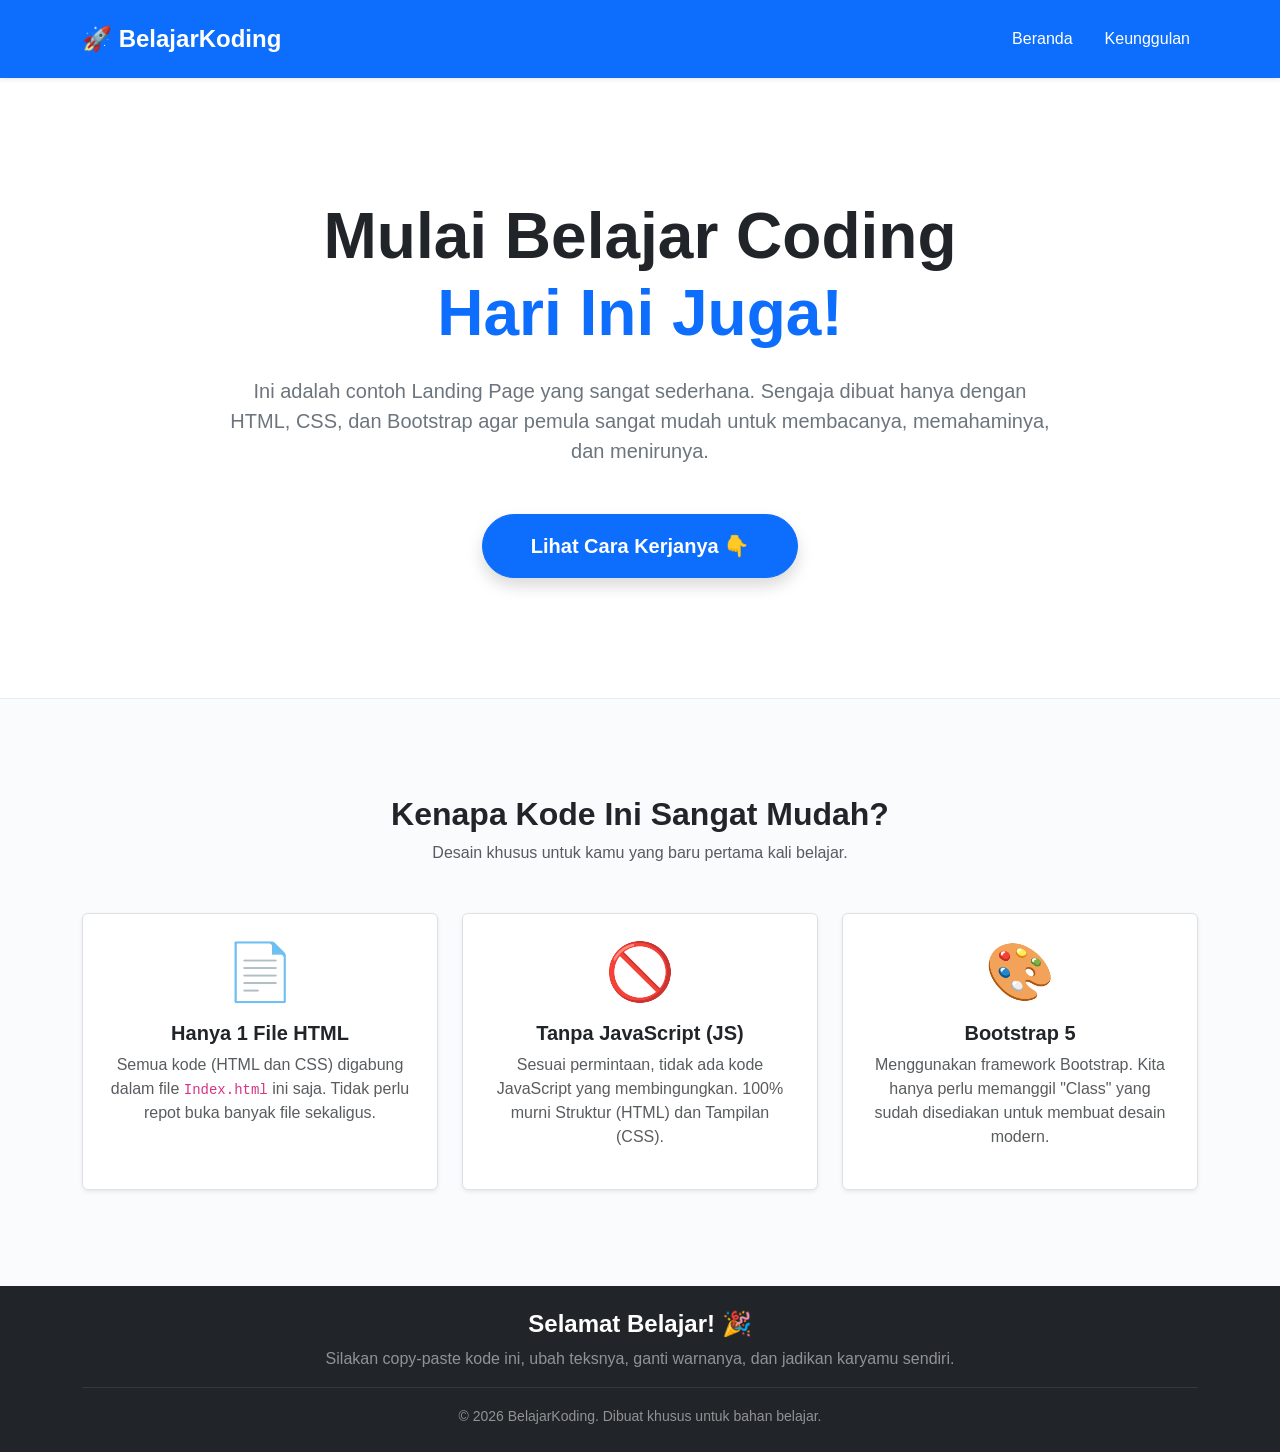
<file: WEB_LANDING_PAGE/Index.html>
<!doctype html>
<html lang="id">
  <head>
    <!-- Pengaturan dasar dokumen HTML -->
    <meta charset="UTF-8" />
    <!-- Membuat website responsif (bagus di HP maupun Laptop) -->
    <meta name="viewport" content="width=device-width, initial-scale=1.0" />
    <!-- Judul yang muncul di tab browser -->
    <title>Landing Page Belajar Coding</title>

    <!-- MEMASUKKAN BOOTSTRAP CSS (Dari Internet/CDN) -->
    <!-- Bootstrap membantu membuat tampilan rapi dan modern secara instan -->
    <link
      href="https://cdn.jsdelivr.net/npm/bootstrap@5.3.3/dist/css/bootstrap.min.css"
      rel="stylesheet"
    />

    <!-- CSS TAMBAHAN (Internal CSS) -->
    <!-- Kita menaruh CSS khusus di sini agar tetap dalam 1 file -->
    <style>
      /* Mengubah font bawaan menjadi font sans-serif agar terlihat lebih bersih */
      body {
        font-family: "Segoe UI", Tahoma, Geneva, Verdana, sans-serif;
        background-color: #f9fbfd; /* Warna latar belakang abu-abu sangat muda */
      }

      /* Desain khusus untuk bagian Hero (Bagian Utama/Atas) */
      .hero-section {
        background-color: #ffffff;
        padding: 120px 0; /* Memberi jarak kosong atas dan bawah */
        border-bottom: 1px solid #e9ecef; /* Garis tipis di bagian bawah */
      }

      /* Efek melayang (hover) pada kotak fitur saat disentuh mouse */
      .fitur-box:hover {
        transform: translateY(-5px); /* Mengangkat kotak sedikit ke atas */
        transition: 0.3s ease-in-out; /* Animasi perpindahan yang halus */
        box-shadow: 0 10px 20px rgba(0, 0, 0, 0.1); /* Menambahkan bayangan */
      }
    </style>
  </head>
  <body>
    <!-- ============================================== -->
    <!-- BAGIAN 1: NAVBAR (Menu Navigasi di bagian atas)-->
    <!-- ============================================== -->
    <!-- navbar-dark & bg-primary: Membuat navbar berwarna biru terang (warna utama Bootstrap) -->
    <nav class="navbar navbar-expand-lg navbar-dark bg-primary py-3 shadow-sm">
      <div class="container">
        <!-- Nama/Logo Website -->
        <a class="navbar-brand fw-bold fs-4" href="#">🚀 BelajarKoding</a>

        <!-- Daftar Menu -->
        <!-- Catatan: Karena kita tidak pakai JavaScript, tombol hamburger menu (untuk versi HP) tidak akan bisa diklik. 
                 Maka dari itu, menu akan selalu tampil secara otomatis (dibuat sederhana untuk belajar) -->
        <ul class="navbar-nav ms-auto d-flex flex-row gap-3">
          <li class="nav-item">
            <a class="nav-link text-white" href="#beranda">Beranda</a>
          </li>
          <li class="nav-item">
            <a class="nav-link text-white" href="#fitur">Keunggulan</a>
          </li>
        </ul>
      </div>
    </nav>

    <!-- ============================================== -->
    <!-- BAGIAN 2: HERO SECTION (Bagian Utama/Sambutan) -->
    <!-- ============================================== -->
    <!-- text-center: Membuat teks rata tengah -->
    <header id="beranda" class="hero-section text-center">
      <div class="container">
        <h1 class="display-3 fw-bold text-dark mb-4">
          Mulai Belajar Coding <br />
          <span class="text-primary">Hari Ini Juga!</span>
        </h1>
        <p class="lead text-secondary mb-5 w-75 mx-auto">
          Ini adalah contoh Landing Page yang sangat sederhana. Sengaja dibuat
          hanya dengan HTML, CSS, dan Bootstrap agar pemula sangat mudah untuk
          membacanya, memahaminya, dan menirunya.
        </p>
        <!-- Tombol panggilan aksi (Call to Action) -->
        <a
          href="#fitur"
          class="btn btn-primary btn-lg px-5 py-3 rounded-pill fw-bold shadow"
        >
          Lihat Cara Kerjanya 👇
        </a>
      </div>
    </header>

    <!-- ============================================== -->
    <!-- BAGIAN 3: FITUR (Penjelasan Mengapa Website Ini Mudah) -->
    <!-- ============================================== -->
    <!-- my-5: Memberikan jarak (margin) sumbu Y (atas-bawah) sebesar ukuran ke-5 Bootstrap -->
    <section id="fitur" class="container my-5 py-5">
      <!-- Judul Bagian Fitur -->
      <div class="text-center mb-5">
        <h2 class="fw-bold">Kenapa Kode Ini Sangat Mudah?</h2>
        <p class="text-muted">
          Desain khusus untuk kamu yang baru pertama kali belajar.
        </p>
      </div>

      <!-- Membuat baris (row) dengan 3 kolom (col) -->
      <div class="row g-4 text-center">
        <!-- Kolom 1 -->
        <div class="col-md-4">
          <!-- p-4: Padding (jarak ke dalam); bg-white: Latar putih; rounded: Sudut melengkung -->
          <div class="p-4 bg-white border rounded shadow-sm fitur-box h-100">
            <div class="display-4 mb-3">📄</div>
            <h3 class="h5 fw-bold">Hanya 1 File HTML</h3>
            <p class="text-muted">
              Semua kode (HTML dan CSS) digabung dalam file
              <code>Index.html</code> ini saja. Tidak perlu repot buka banyak
              file sekaligus.
            </p>
          </div>
        </div>

        <!-- Kolom 2 -->
        <div class="col-md-4">
          <!-- Kolom ini berisi penjelasan tentang tidak adanya JS -->
          <div class="p-4 bg-white border rounded shadow-sm fitur-box h-100">
            <div class="display-4 mb-3">🚫</div>
            <h3 class="h5 fw-bold">Tanpa JavaScript (JS)</h3>
            <p class="text-muted">
              Sesuai permintaan, tidak ada kode JavaScript yang membingungkan.
              100% murni Struktur (HTML) dan Tampilan (CSS).
            </p>
          </div>
        </div>

        <!-- Kolom 3 -->
        <div class="col-md-4">
          <div class="p-4 bg-white border rounded shadow-sm fitur-box h-100">
            <div class="display-4 mb-3">🎨</div>
            <h3 class="h5 fw-bold">Bootstrap 5</h3>
            <p class="text-muted">
              Menggunakan framework Bootstrap. Kita hanya perlu memanggil
              "Class" yang sudah disediakan untuk membuat desain modern.
            </p>
          </div>
        </div>
      </div>
    </section>

    <!-- ============================================== -->
    <!-- BAGIAN 4: FOOTER (Bagian Bawah Website)        -->
    <!-- ============================================== -->
    <!-- bg-dark: Warna latar gelap; text-white: Teks putih -->
    <footer class="bg-dark text-white text-center py-4 mt-5">
      <div class="container">
        <h4 class="fw-bold">Selamat Belajar! 🎉</h4>
        <p class="mb-0 text-white-50">
          Silakan copy-paste kode ini, ubah teksnya, ganti warnanya, dan jadikan
          karyamu sendiri.
        </p>
        <hr class="border-secondary" />
        <small class="text-white-50"
          >&copy; 2026 BelajarKoding. Dibuat khusus untuk bahan belajar.</small
        >
      </div>
    </footer>
  </body>
</html>
</file>
